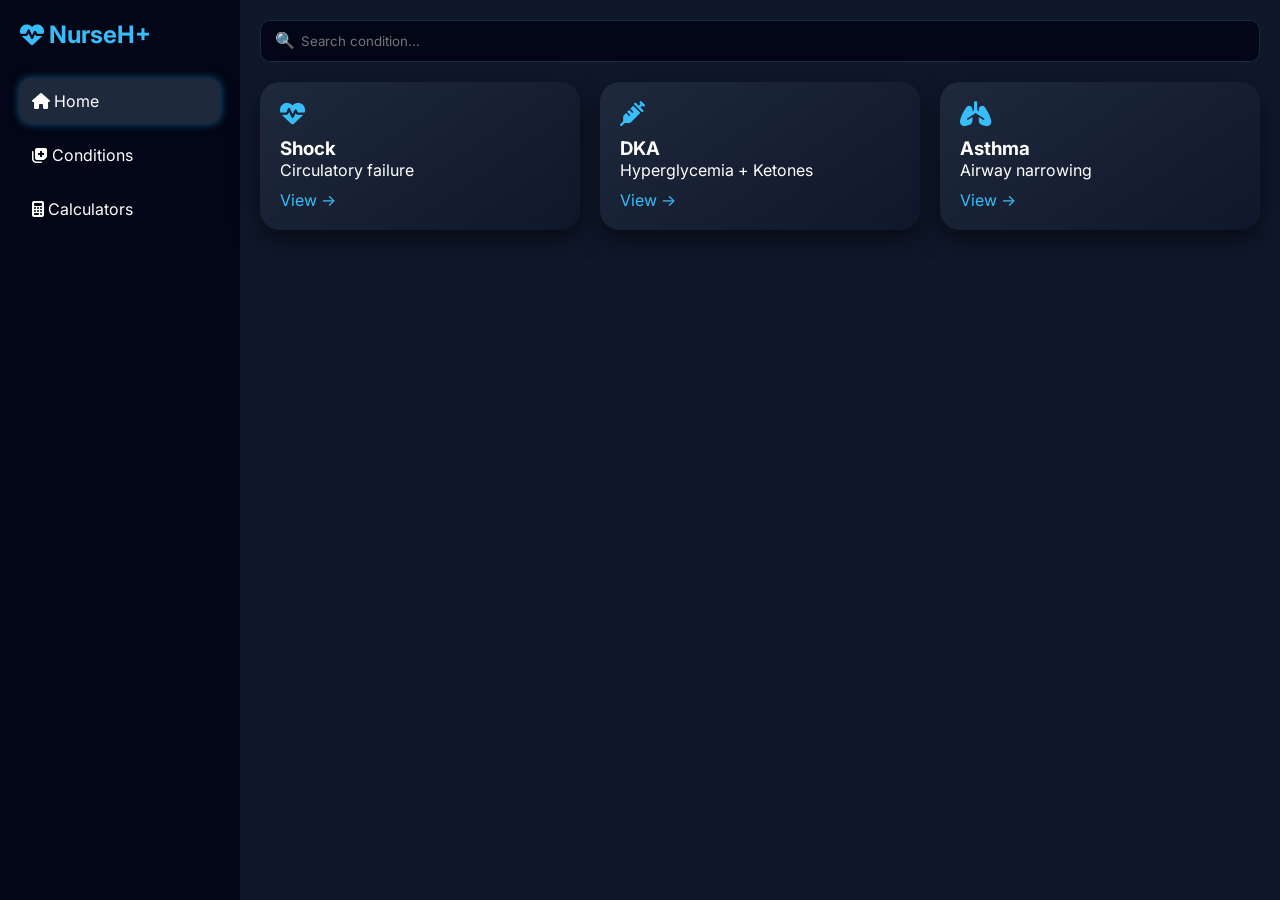
<file: index.html>
<!DOCTYPE html>
<html lang="en">
<head>
<meta charset="UTF-8">
<meta name="viewport" content="width=device-width, initial-scale=1.0">
<title>NurseH+</title>

<link rel="stylesheet" href="style.css">
<link rel="stylesheet" href="https://cdnjs.cloudflare.com/ajax/libs/font-awesome/6.5.0/css/all.min.css">

<link href="https://fonts.googleapis.com/css2?family=Inter:wght@300;400;600&display=swap" rel="stylesheet">
</head>

<body>

<!-- Sidebar -->
<div class="sidebar">
  <h2><i class="fa-solid fa-heart-pulse"></i> NurseH+</h2>

 <ul>
  <li class="active"><i class="fa-solid fa-house"></i> Home</li>
  <li><i class="fa-solid fa-notes-medical"></i> Conditions</li>
  <li><i class="fa-solid fa-calculator"></i> Calculators</li>
</ul>
</div>

<!-- Main -->
<div class="main">

  <!-- Top Bar -->
  <div class="topbar">
    <input type="text" id="search" placeholder="Search condition...">
  </div>

  <!-- Cards -->
  <div class="cards">

    <a href="shock.html" class="card">
      <i class="fa-solid fa-heart-pulse"></i>
      <h3>Shock</h3>
      <p>Circulatory failure</p>
      <span>View →</span>
    </a>

    <a href="dka.html" class="card">
      <i class="fa-solid fa-syringe"></i>
      <h3>DKA</h3>
      <p>Hyperglycemia + Ketones</p>
      <span>View →</span>
    </a>

    <a href="asthma.html" class="card">
      <i class="fa-solid fa-lungs"></i>
      <h3>Asthma</h3>
      <p>Airway narrowing</p>
      <span>View →</span>
    </a>

  </div>

</div>

<script src="script.js"></script>
</body>
</html>
</file>
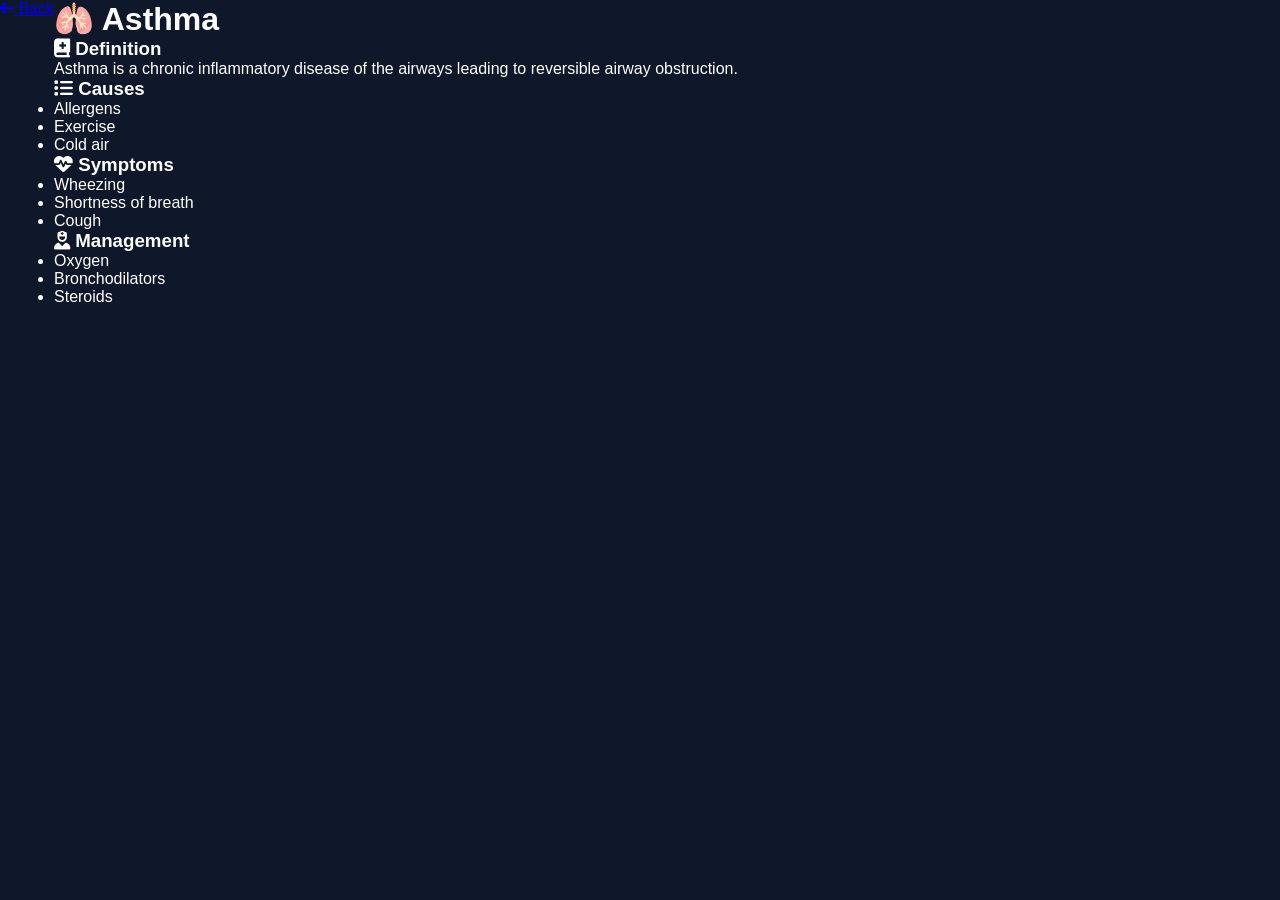
<file: asthma.html>
<!DOCTYPE html>
<html lang="en">
<head>
<meta charset="UTF-8">
<title>Asthma</title>
<link rel="stylesheet" href="style.css">
<link rel="stylesheet" href="https://cdnjs.cloudflare.com/ajax/libs/font-awesome/6.5.0/css/all.min.css">
</head>

<body>
<a href="index.html" class="back-btn">
  <i class="fa-solid fa-arrow-left"></i>
  Back
</a>
  <!-- Content -->
  <div class="content">

    <h1>🫁 Asthma</h1>

    <div class="grid">

      <div class="box">
        <h3><i class="fa-solid fa-book-medical"></i> Definition</h3>
        <p>
          Asthma is a chronic inflammatory disease of the airways leading to
          reversible airway obstruction.
        </p>
      </div>

      <div class="box">
        <h3><i class="fa-solid fa-list"></i> Causes</h3>
        <ul>
          <li>Allergens</li>
          <li>Exercise</li>
          <li>Cold air</li>
        </ul>
      </div>

      <div class="box">
        <h3><i class="fa-solid fa-heart-pulse"></i> Symptoms</h3>
        <ul>
          <li>Wheezing</li>
          <li>Shortness of breath</li>
          <li>Cough</li>
        </ul>
      </div>

      <div class="box">
        <h3><i class="fa-solid fa-user-nurse"></i> Management</h3>
        <ul>
          <li>Oxygen</li>
          <li>Bronchodilators</li>
          <li>Steroids</li>
        </ul>
      </div>

    </div>

  </div>

</div>

</body>
</html>
</file>
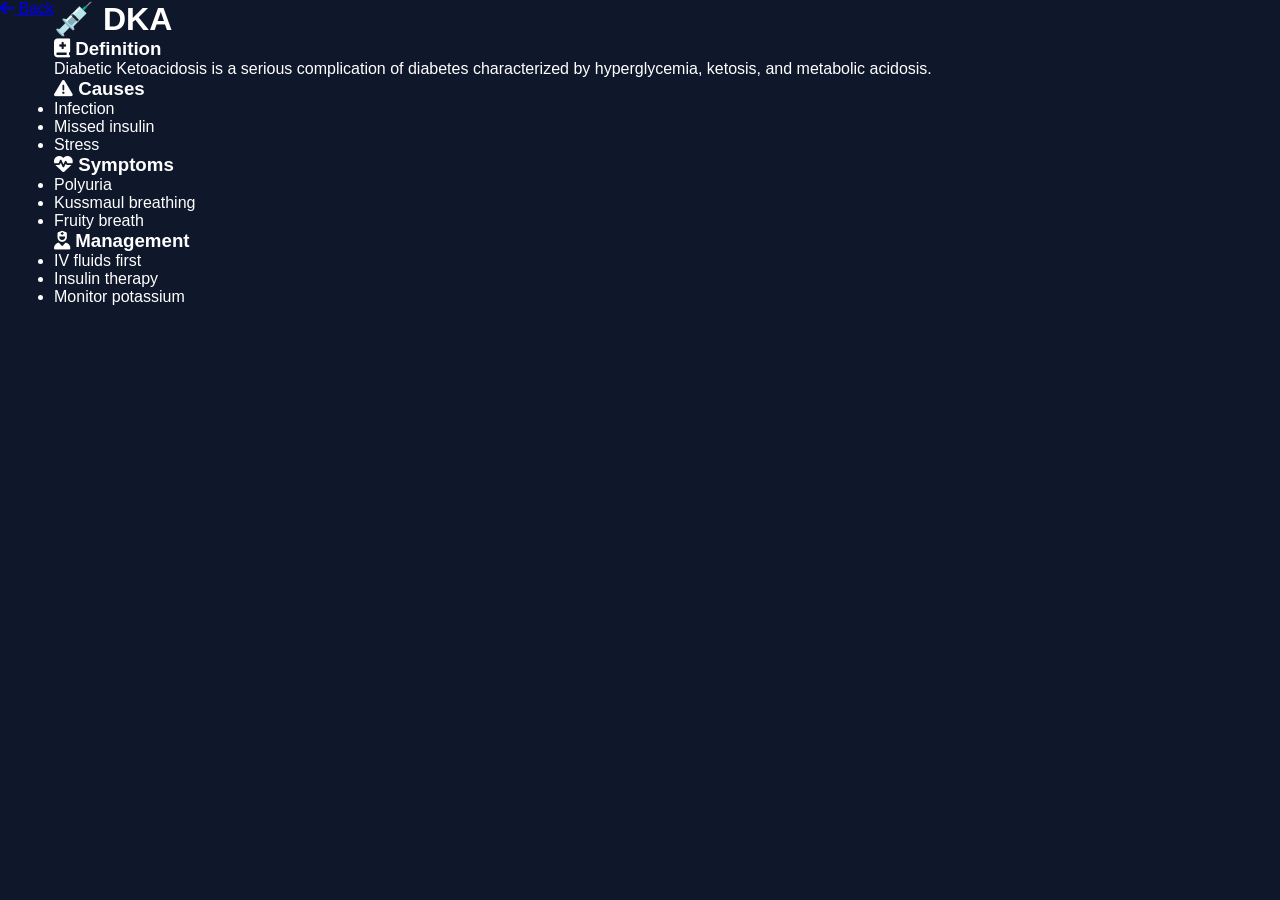
<file: dka.html>
<!DOCTYPE html>
<html lang="en">
<head>
<meta charset="UTF-8">
<title>DKA</title>
<link rel="stylesheet" href="style.css">
<link rel="stylesheet" href="https://cdnjs.cloudflare.com/ajax/libs/font-awesome/6.5.0/css/all.min.css">
</head>

<body>
<a href="index.html" class="back-btn">
  <i class="fa-solid fa-arrow-left"></i>
  Back
</a>

  <!-- Content -->
  <div class="content">

    <h1>💉 DKA</h1>

    <div class="grid">

      <div class="box">
        <h3><i class="fa-solid fa-book-medical"></i> Definition</h3>
        <p>
          Diabetic Ketoacidosis is a serious complication of diabetes characterized
          by hyperglycemia, ketosis, and metabolic acidosis.
        </p>
      </div>

      <div class="box">
        <h3><i class="fa-solid fa-triangle-exclamation"></i> Causes</h3>
        <ul>
          <li>Infection</li>
          <li>Missed insulin</li>
          <li>Stress</li>
        </ul>
      </div>

      <div class="box">
        <h3><i class="fa-solid fa-heart-pulse"></i> Symptoms</h3>
        <ul>
          <li>Polyuria</li>
          <li>Kussmaul breathing</li>
          <li>Fruity breath</li>
        </ul>
      </div>

      <div class="box">
        <h3><i class="fa-solid fa-user-nurse"></i> Management</h3>
        <ul>
          <li>IV fluids first</li>
          <li>Insulin therapy</li>
          <li>Monitor potassium</li>
        </ul>
      </div>

    </div>

  </div>

</div>

</body>
</html>
</file>
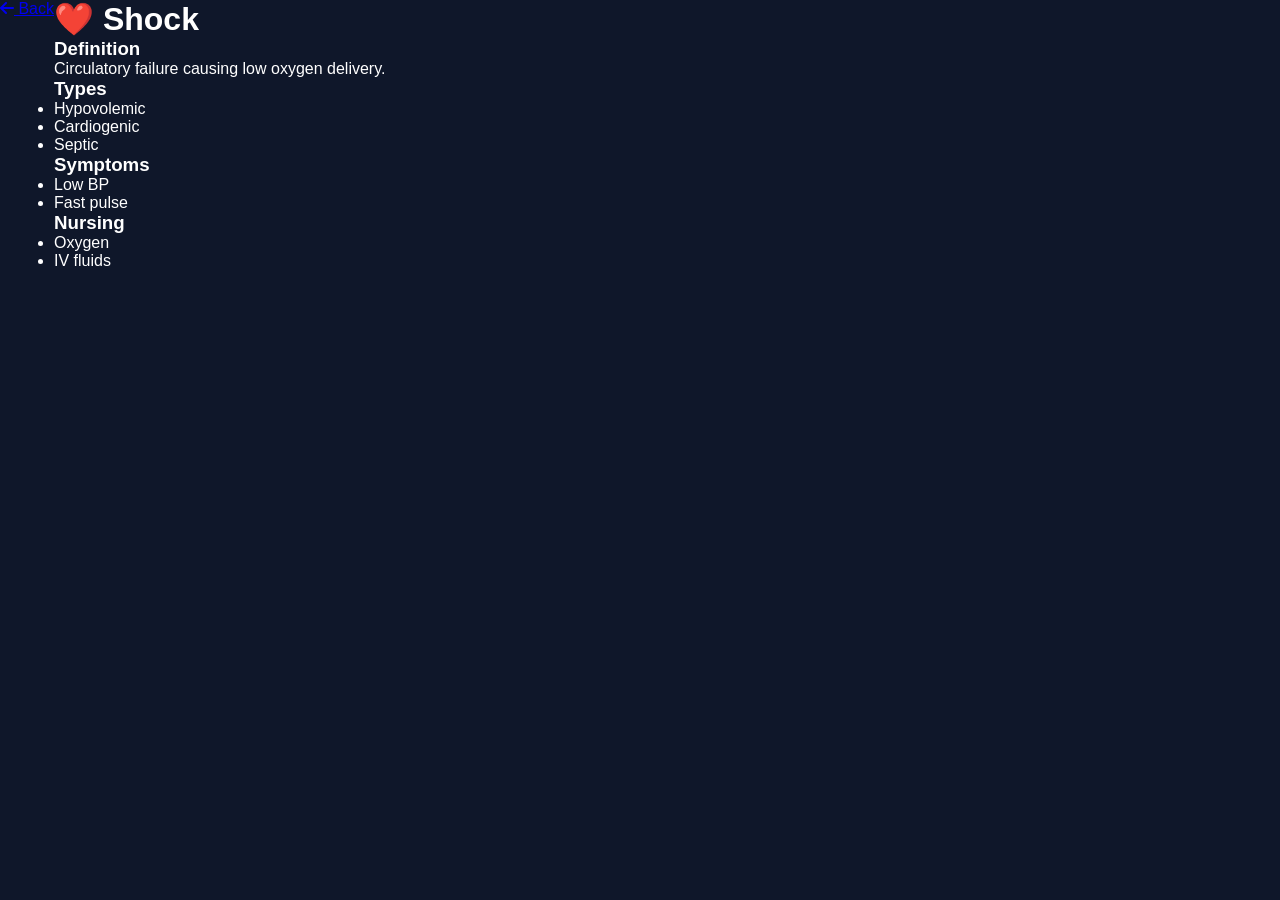
<file: shock.html>
<!DOCTYPE html>
<html lang="en">
<head>
<meta charset="UTF-8">
<title>Shock</title>
<link rel="stylesheet" href="style.css">
<link rel="stylesheet" href="https://cdnjs.cloudflare.com/ajax/libs/font-awesome/6.5.0/css/all.min.css">
</head>

<a href="index.html" class="back-btn">
  <i class="fa-solid fa-arrow-left"></i>
  Back
</a>
<body>

<div class="layout">

  <div class="content">

    <h1>❤️ Shock</h1>

    <div class="grid">

      <div class="box">
        <h3>Definition</h3>
        <p>Circulatory failure causing low oxygen delivery.</p>
      </div>

      <div class="box">
        <h3>Types</h3>
        <ul>
          <li>Hypovolemic</li>
          <li>Cardiogenic</li>
          <li>Septic</li>
        </ul>
      </div>

      <div class="box">
        <h3>Symptoms</h3>
        <ul>
          <li>Low BP</li>
          <li>Fast pulse</li>
        </ul>
      </div>

      <div class="box">
        <h3>Nursing</h3>
        <ul>
          <li>Oxygen</li>
          <li>IV fluids</li>
        </ul>
      </div>

    </div>

  </div>

</div>

</body>
</html>
</file>
<file: style.css>
* {
  margin: 0;
  padding: 0;
  box-sizing: border-box;
  font-family: 'Inter', sans-serif;
}

body {
  display: flex;
  background: #0f172a;
  color: white;
}

/* Sidebar */
.sidebar {
  width: 240px;
  height: 100vh;
  background: #020617;
  padding: 20px;
}

.sidebar h2 {
  color: #38bdf8;
  margin-bottom: 30px;
}

.sidebar ul {
  list-style: none;
}

.sidebar li {
  padding: 12px;
  margin: 10px 0;
  cursor: pointer;
  border-radius: 10px;
  transition: 0.3s;
}

.sidebar li:hover,
.sidebar .active {
  background: #1e293b;
}

/* Main */
.main {
  flex: 1;
  padding: 20px;
}

/* Topbar */
.topbar {
  margin-bottom: 20px;
}

.topbar input {
  width: 100%;
  padding: 12px;
  border-radius: 10px;
  border: none;
  outline: none;
}

/* Cards */
.cards {
  display: grid;
  grid-template-columns: repeat(auto-fit, minmax(250px, 1fr));
  gap: 20px;
}

.card {
  background: #1e293b;
  padding: 20px;
  border-radius: 15px;
  text-decoration: none;
  color: white;
  transition: 0.3s;
}

.card i {
  font-size: 25px;
  color: #38bdf8;
  margin-bottom: 10px;
}

.card span {
  display: block;
  margin-top: 10px;
  color: #38bdf8;
}

.card:hover {
  transform: translateY(-5px);
  background: #334155;
}
/* تحسين الكروت */
.card {
  background: linear-gradient(145deg, #1e293b, #0f172a);
  box-shadow: 0 10px 25px rgba(0,0,0,0.5);
  border-radius: 20px;
}

.card:hover {
  transform: translateY(-8px) scale(1.02);
  box-shadow: 0 20px 40px rgba(0,0,0,0.6);
}

/* تحسين search */
.topbar input {
  background: #020617;
  color: white;
  border: 1px solid #1e293b;
  padding-left: 40px;
}

/* ايقونة search */
.topbar {
  position: relative;
}

.topbar::before {
  content: "🔍";
  position: absolute;
  left: 15px;
  top: 10px;
}

/* Sidebar active */
.sidebar li.active {
  background: #1e293b;
  box-shadow: 0 0 10px rgba(56,189,248,0.5);
}
</file>
